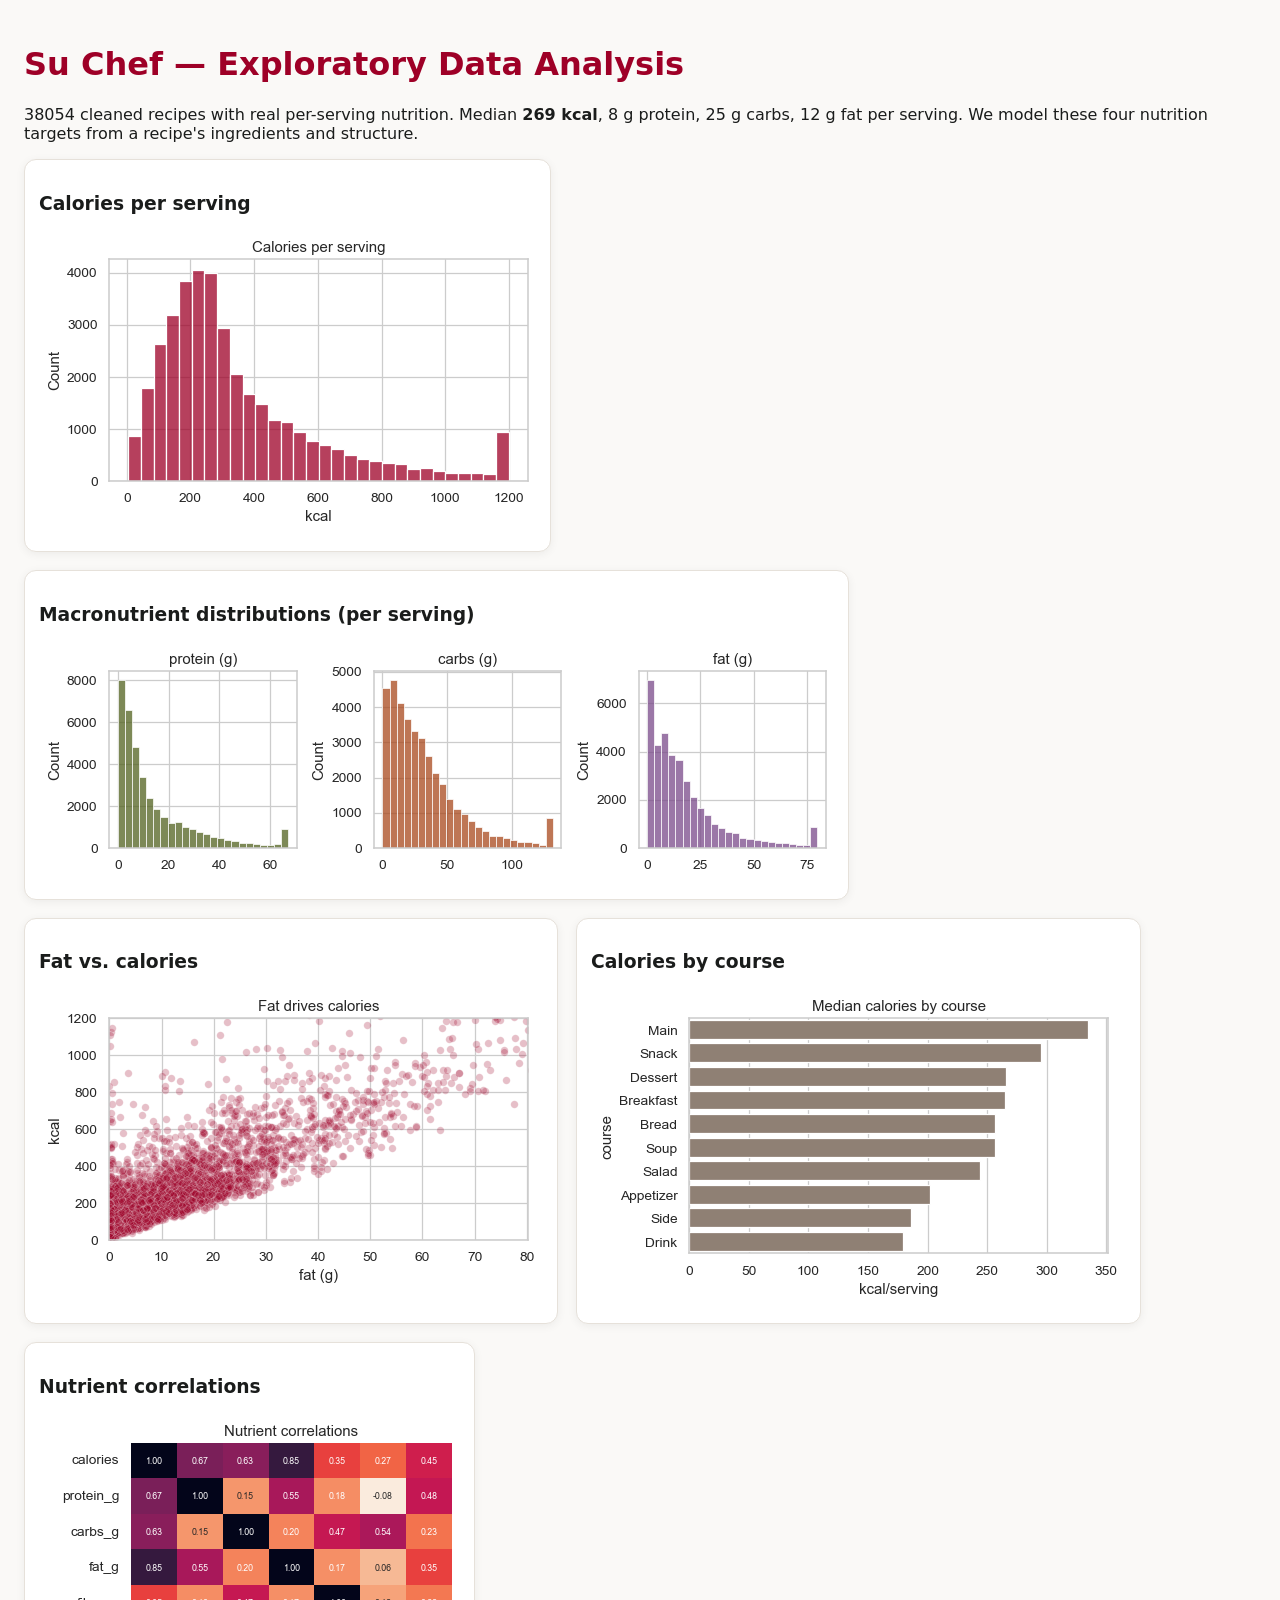
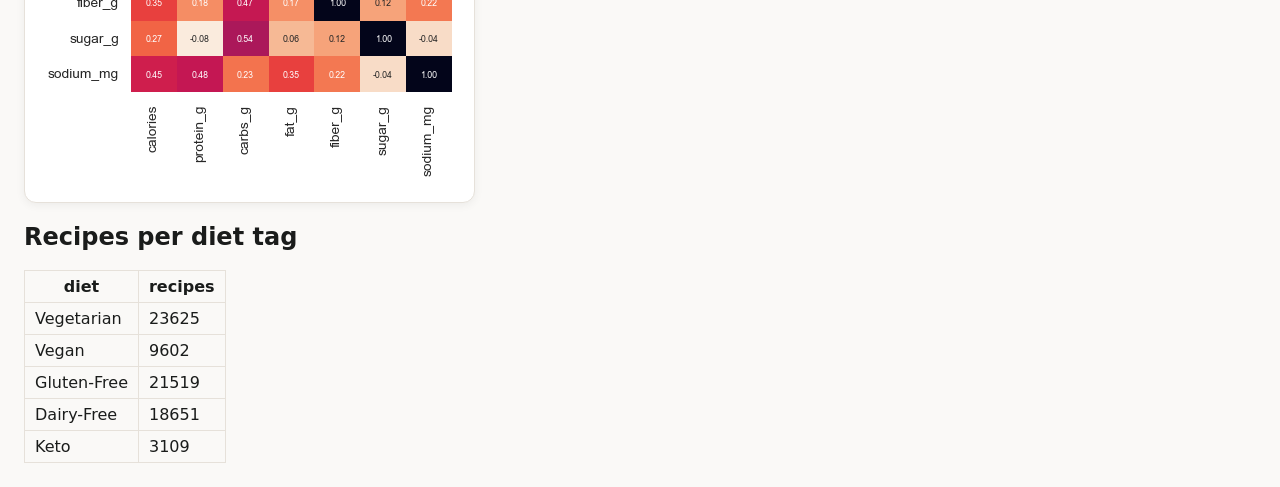
<file: artifacts/eda_report.html>
<!doctype html><html><head><meta charset="utf-8">
<title>Su Chef — EDA Report</title>
<style>
 body{font-family:system-ui,Arial,sans-serif;background:#faf9f7;color:#1a1c1b;margin:0;padding:24px}
 h1{color:#9e0027} .grid{display:flex;flex-wrap:wrap;gap:18px}
 .card{background:#fff;border:1px solid #e6e1da;border-radius:12px;padding:14px;
   box-shadow:0 2px 10px rgba(0,0,0,.06)} .card img{max-width:100%}
 table{border-collapse:collapse;margin-top:8px} td,th{border:1px solid #e6e1da;padding:6px 10px}
</style></head><body>
<h1>Su Chef — Exploratory Data Analysis</h1>
<p>38054 cleaned recipes with real per-serving nutrition. Median
 <b>269 kcal</b>, 8 g protein,
 25 g carbs, 12 g fat per serving.
 We model these four nutrition targets from a recipe's ingredients and structure.</p>
<div class="grid"><div class="card"><h3>Calories per serving</h3><img src="[data-uri]"/></div><div class="card"><h3>Macronutrient distributions (per serving)</h3><img src="[data-uri]"/></div><div class="card"><h3>Fat vs. calories</h3><img src="[data-uri]"/></div><div class="card"><h3>Calories by course</h3><img src="[data-uri]"/></div><div class="card"><h3>Nutrient correlations</h3><img src="[data-uri]"/></div></div>
<h2>Recipes per diet tag</h2>
<table><tr><th>diet</th><th>recipes</th></tr><tr><td>Vegetarian</td><td>23625</td></tr><tr><td>Vegan</td><td>9602</td></tr><tr><td>Gluten-Free</td><td>21519</td></tr><tr><td>Dairy-Free</td><td>18651</td></tr><tr><td>Keto</td><td>3109</td></tr></table>
</body></html>
</file>
